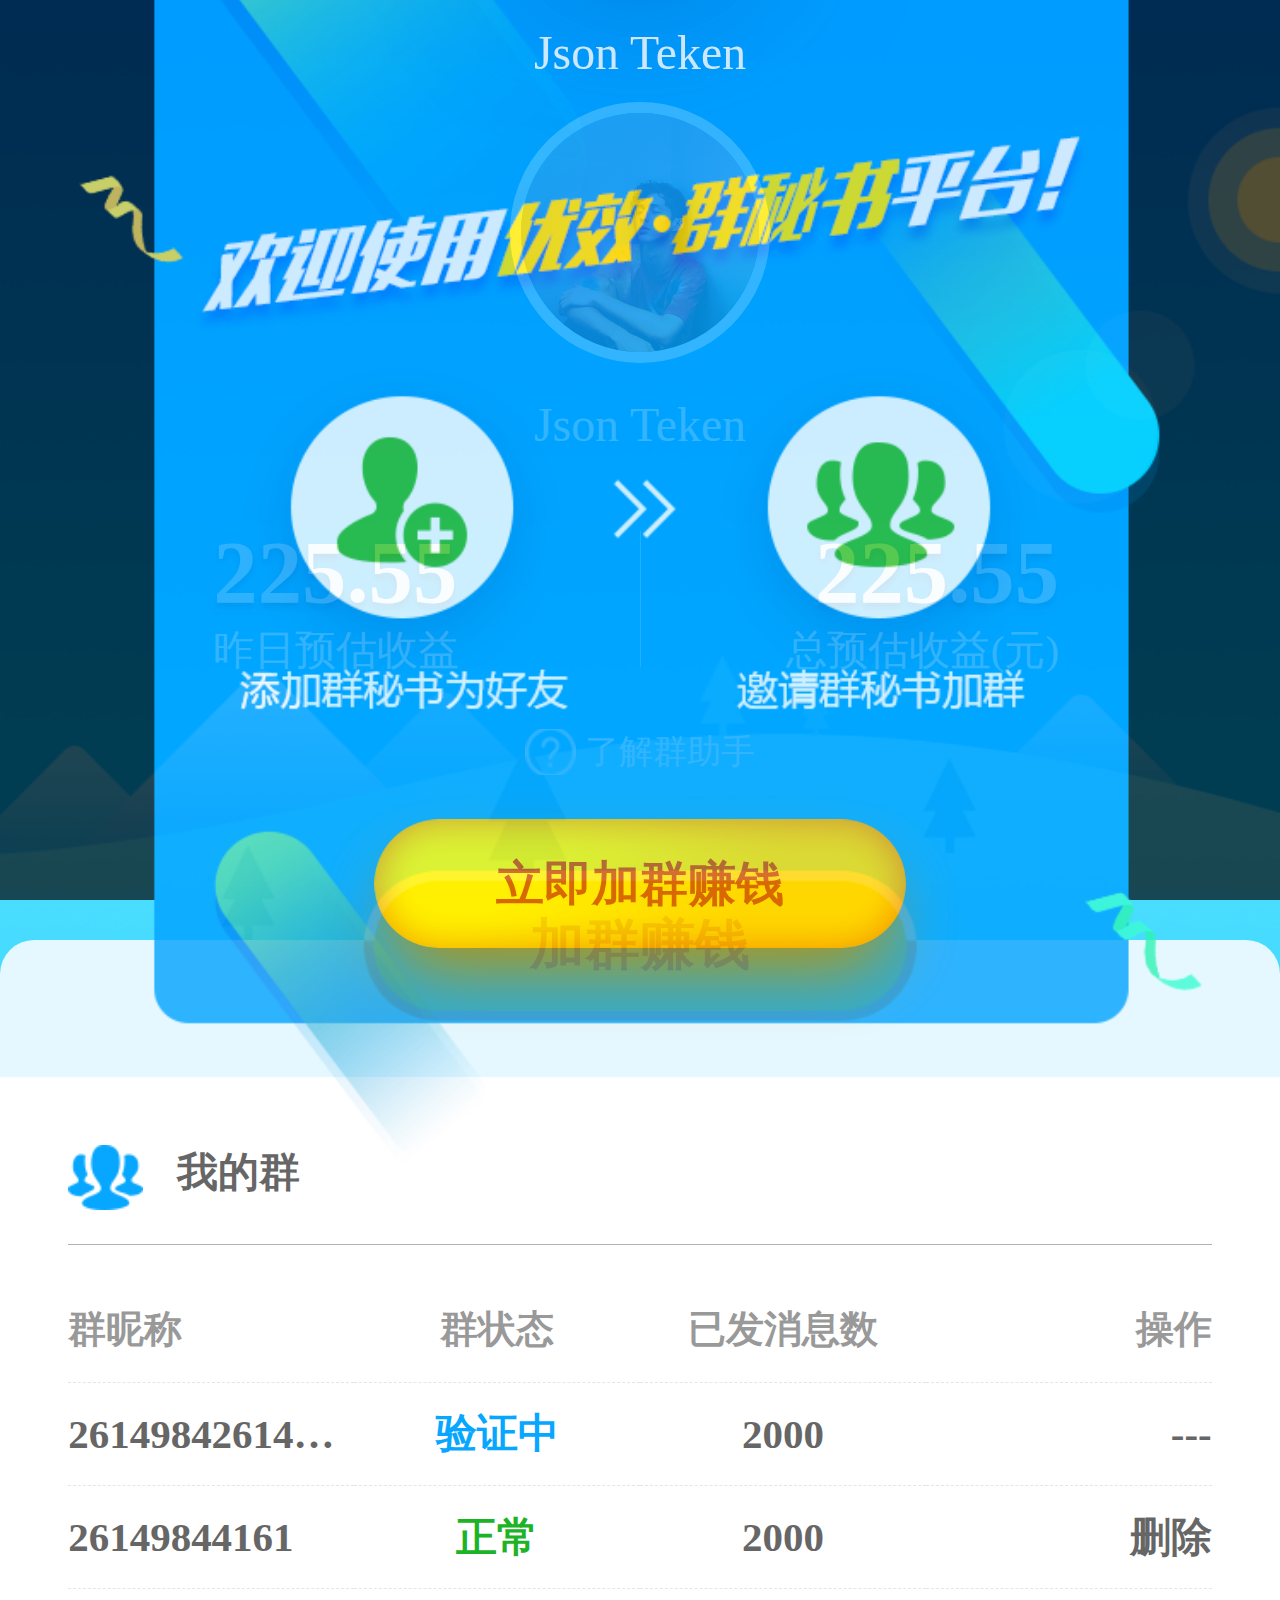
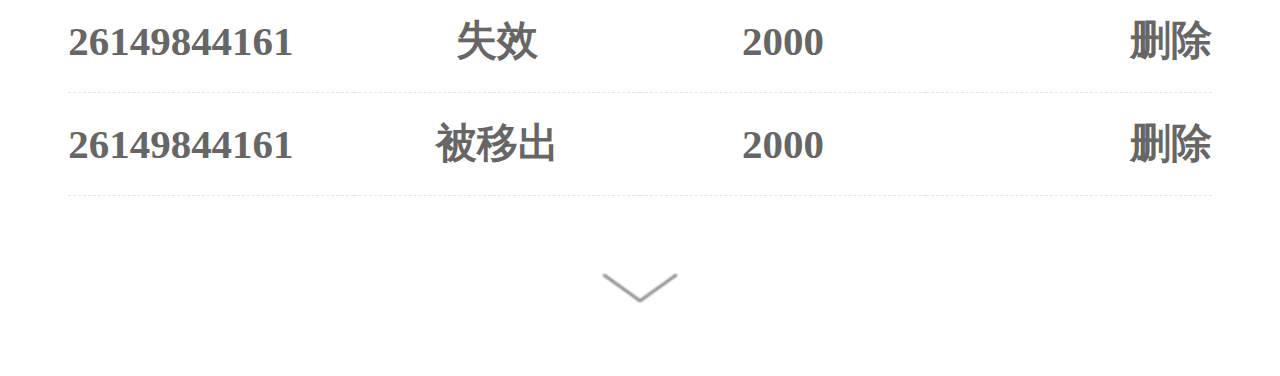
<file: index.html>
<!DOCTYPE html>
<html lang="en">
<head>
    <meta charset="UTF-8">
    <meta name="viewport" content="width=device-width, initial-scale=1.0, minimum-scale=1.0, maximum-scale=1.0, user-scalable=no">
    <title>群助手</title>
    <link rel="stylesheet" href="static/css/reset.css">
    <link rel="stylesheet" href="static/css/index.css">
</head>
<body>
<header class="pr">
    <div class="header_box pa flex flex_align_center  flex_v">
        <div class="hea_img_box flex flex_v flex_align_center">
            <a href="mobile/subscribe.html"><img src="static/img/user_img.png" alt=""></a>

            <span class="hea_name">Json Teken</span>
        </div>
        <div class="hea_money_box flex flex_l  flex_align_center">
            <div class="bor_left">
                <p class="money_numb">225.55</p>
                <p class="money_text">昨日预估收益</p>
            </div>
            <div class="border_line"></div>
            <div class="bor_right">
                <p class="money_numb text_a_r">225.55</p>
                <p class="money_text text_a_r">总预估收益(元)</p>
            </div>
        </div>
        <div class="know_more_box">了解群助手</div>
    </div>
    <div class="add_box pa">
        <div class="add_child pr">
            <button><a href="mobile/edit.html">加群赚钱</a></button>
        </div>
    </div>
</header>

<section>
  <div class="sec_header flex flex_l flex_pack_justify">
      <div class="my_group flex flex_l flex_pack_justify">
          <img src="static/img/team_icon.png" alt="">
          <span>我的群</span>
      </div>
  </div>
    <div class="sec_table ">
        <table class="tableBox">
            <tr>
                <th  class="tal">群昵称</th>
                <th>群状态</th>
                <th>已发消息数</th>
                <th class="tar">操作</th>
            </tr>
            <tr>
                <td class="tal">2614984261498441614161</td>
                <td  class="going">验证中</td>
                <td >2000</td>
                <td class="tar">---</td>
            </tr>
            <tr>
                <td class="tal">26149844161</td>
                <td class="normal">正常</td>
                <td >2000</td>
                <td class="tar">删除</td>
            </tr>
            <tr>
                <td class="tal">26149844161</td>
                <td >失效</td>
                <td >2000</td>
                <td class="tar">删除</td>
            </tr>
            <tr>
                <td class="tal">26149844161</td>
                <td >被移出</td>
                <td >2000</td>
                <td class="tar">删除</td>
            </tr>
        </table>
        <div class="add_more ">
            <img src="static/img/add_more.png" alt="">
        </div>
    </div>

</section>
<footer class="footer_box">
</footer>

<div class="mask">
    <div class="wel_box flex_l flex_pack_center pr">
        <div class="hea_img_box flex flex_v flex_align_center">
            <img src="static/img/user_img.png" alt="" class="box_sh">
            <span class="hea_name">Json Teken</span>
        </div>
        <img src="static/img/close_icon.png" alt="" class="close_icon pa">

        <div class="mask_btn pa"><a href="mobile/edit.html">立即加群赚钱</a></div>
    </div>
</div>
<script src="static/js/jquery-2.1.1.min.js"></script>
<script src="static/js/rem.js"></script>
<script src="static/js/index.js"></script>
</body>
</html>
</file>
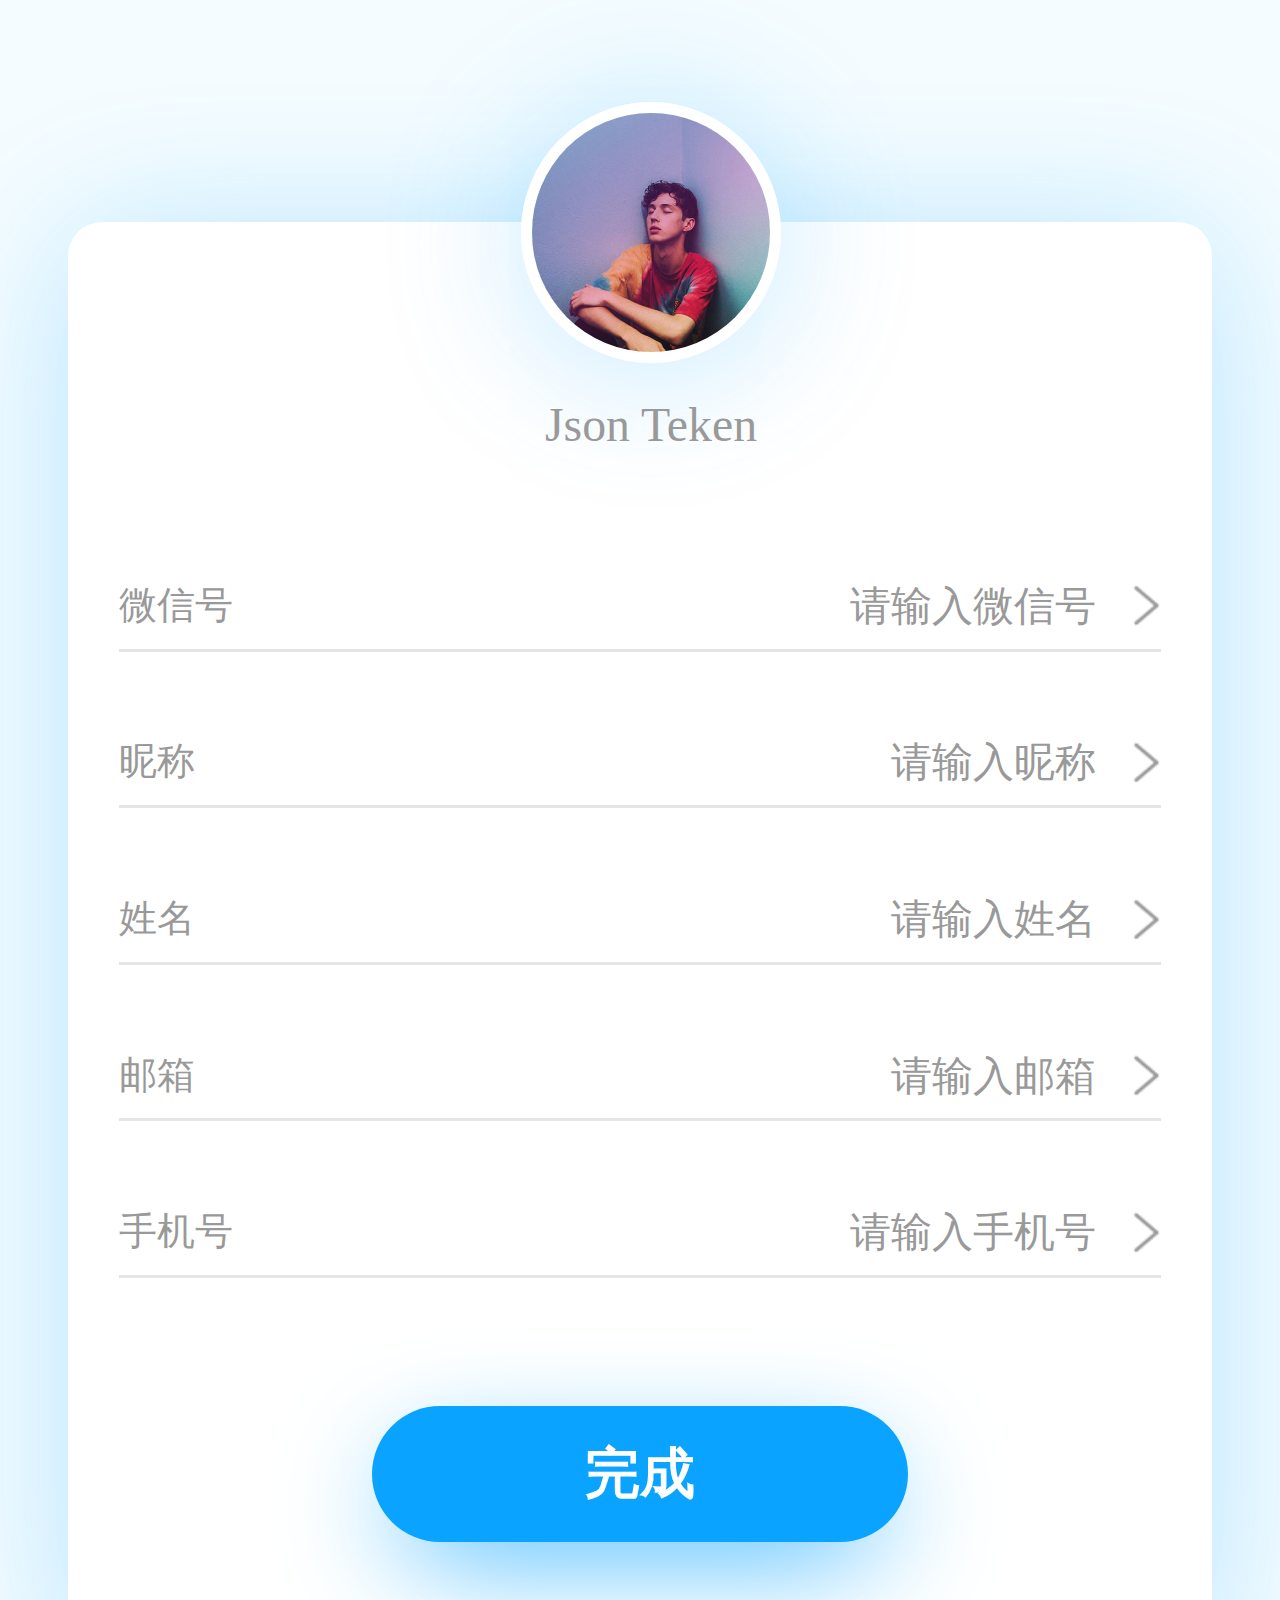
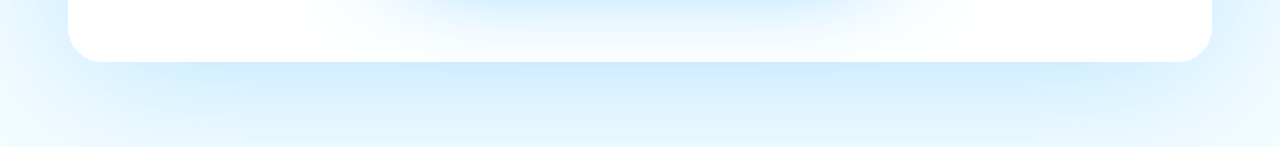
<file: mobile/subscribe.html>
<!DOCTYPE html>
<html lang="en">
<head>
    <meta charset="UTF-8">
    <meta name="viewport" content="width=device-width, initial-scale=1.0, minimum-scale=1.0, maximum-scale=1.0, user-scalable=no">
    <title>订阅</title>
    <link rel="stylesheet" href="../static/css/reset.css">
    <link rel="stylesheet" href="../static/css/subscribe.css">
</head>
<body>
<section>
    <div class="sec_box flex flex_v  flex_pack_center pr box_sh">
        <div class="hea_img_box flex flex_v flex_align_center pa">
            <img src="../static/img/user_img.png" alt="" class="box_sh">
            <span class="hea_name">Json Teken</span>
        </div>
        <div  class="li_list flex flex_l flex_pack_justify flex_align_center">
            <!--no_back  添加class名后无图标-->
            <!--readonly="readonly"   input 可读属性 不可以输入input-->
            <lable>微信号</lable>
            <div class="flex_over li_right ">
                <input type="text" value=""  placeholder="请输入微信号">
            </div>
        </div>
        <div  class="li_list flex flex_l flex_pack_justify flex_align_center">
            <lable>昵称</lable>
            <div class="flex_over li_right">
                <input type="text"   placeholder="请输入昵称" >
            </div>
        </div>
        <div  class="li_list flex flex_l flex_pack_justify flex_align_center">
            <lable>姓名</lable>
            <div class="flex_over li_right">
                <input type="text" act="name" placeholder="请输入姓名" class="check">
            </div>
        </div>
        <div  class="li_list flex flex_l flex_pack_justify flex_align_center">
            <lable>邮箱</lable>
            <div class="flex_over li_right">
                <input type="text"  act="email" placeholder="请输入邮箱" class="check">
            </div>
        </div>
        <div  class="li_list flex flex_l flex_pack_justify flex_align_center">
            <lable>手机号</lable>
            <div class="flex_over li_right">
                <input type="text"   act="tel" placeholder="请输入手机号" class="check">
            </div>
        </div>
        <button class="ok_tbn">完成</button>
    </div>
</section>
<div class="mask">
    <div class="wel_box flex flex_l flex_align_center flex_pack_center ">
        <div class="layer_box">格式有误</div>
    </div>
</div>
<script src="../static/js/jquery-2.1.1.min.js"></script>
<script src="../static/js/rem.js"></script>
<script src="../static/js/subscribe.js"></script>
</body>
</html>
</file>
<file: static/css/index.css>
body{
    -webkit-text-size-adjust : none ;
    -moz-text-size-adjust : none ;
    -ms-text-size-adjust : none ;
    text-size-adjust : none;
    font-size: .24rem;
    position: relative;
    height: 100%;
}
html {
  -webkit-text-size-adjust: 100%;
    height: 100%;
}
.section_box{
    width: 1rem;
    height: .5rem;
    font-size: .24rem;
}

header{
    width: 100%;
    height: 5.86rem;
    background: url("../img/index_back.png") no-repeat center;
    background-size: 100% 100%;
    margin-bottom: .45rem;
}
header .header_box{
    top:0;
    left: 0;
    width: 100%;
    height:100%;
}
 .hea_img_box{
    margin: 0.6rem 0 0.4rem 0;

}
 .hea_img_box img{
    width: 1.4rem;
    height: 1.4rem;
    border-radius: 50%;
    border: 0.07rem solid white;
    vertical-align: middle;
    align-items: center;
    margin-bottom: 0.2rem;
}
 .hea_img_box .hea_name{
    color: white;
    font-size: 0.28rem;
}
header .header_box .hea_money_box{
    width: 5rem;

}
header .header_box .hea_money_box .bor_left,
header .header_box .hea_money_box .bor_right{
    width: 49%;
    color: white;
}
header .header_box .hea_money_box .money_numb{
    font-size: 0.52rem;
    width: 100%;
    color: rgba(255,255,255,.9);
    text-shadow: 0 5px 7px rgba(0,68,131,.5);
    font-weight: bold;
}
header .header_box .hea_money_box .money_text{
    font-size: 0.24rem;
    width: 100%;
}

header .header_box .know_more_box {
    margin-top: 0.3rem;
    font-size: 0.2rem;
    color: white;
    padding-left: 0.35rem;
    background: url("../img/d_w.png") no-repeat left center;
    background-size: 0.3rem 0.3rem;
}
header .add_box{
    width: 100%;
    height: .8rem;
    background-color: #e5f8ff;
    z-index: 1;
    bottom: -.45rem;
    left: 0;
    -webkit-border-radius: .2rem .2rem 0 0;
    -moz-border-radius: .2rem .2rem 0 0;
    border-radius: .2rem .2rem 0 0;
}
header .add_box .add_child{
    width: 100%;
    height: 100%;

}
header .add_box .add_child button{
    width: 3.26rem;
    height: .9rem;
    background: url("../img/add_btn.png") no-repeat center center;
    background-size: 100% 100%;
    -webkit-border-radius: .45rem;
    -moz-border-radius: .45rem;
    border-radius: .45rem;
    color: #d76500;
    font-size: .32rem;
    font-weight: bold;
    position: absolute;
    top:-.42rem;
    left: 50%;
    margin-left: -1.63rem;
}
header .add_box .add_child a{
    color: #d76500;
    font-size: .32rem;
}

section{
    padding: .2rem .4rem;
}
.sec_header {
    padding: .2rem 0;
    border-bottom: 0.01rem solid rgba(0,0,0,.3);
}
.sec_header .my_group img{
    width: .44rem;
    height: .38rem;
    margin-right: .2rem;

}
.sec_header .my_group span{
    font-size: .24rem;
    color: #666;
    font-weight: bold;
}
.sec_table {
    width: 100%;
    padding: .2rem 0;
}


/*表单*/

.sec_table .tableBox{
    width: 100%;
    height: auto;
    font-size: .24rem;
    color: #666;
    table-layout: fixed;
    border-spacing:0px .2rem;
}
.sec_table .tableBox tr{
    border-bottom: 1px dashed rgba(0, 0, 0, 0.1);
}
.sec_table .tableBox tr th{
    /*outline: 1px solid royalblue;*/
    height: .6rem;
    text-align: left;
    font-size: .22rem;
    color: #999;
    text-align: center;
}
.sec_table .tableBox tr td{
    text-align: left;
    height: .6rem;
    text-align: center;
    white-space:nowrap;
    text-overflow:ellipsis;
    -o-text-overflow:ellipsis;
    overflow:hidden;
    font-weight: bold;
}
.sec_table .add_more{
    width: 100%;
    text-align: center;
    margin-top: .37rem;
}
.sec_table .add_more img{
    text-align: center;
    width: .44rem;
    height: .18rem;
}

/*弹窗*/
.mask{
    width: 100%;
    height: 100%;
    position: absolute;
    top: 0;
    left: 0;
    z-index: 1;
    background-color: rgba(0,0,0,.85);
    display: none;
}
.mask .wel_box{
    width: 6.58rem;
    height: 8.44rem;
    background: url("../img/wel_back.png") no-repeat;
    background-size: 100% 100%;
    position: absolute;
    top: 50%;
    left: 50%;
    margin-top: -4.22rem;
    margin-left: -3.29rem;
    z-index: 2;
}

.mask .wel_box .hea_img_box{
    margin-top: 0;
}
.mask .wel_box .close_icon{
    width: .36rem;
    height: .36rem;
    bottom: -.1rem;
    left: 50%;
    margin-left: -.18rem;
}

.mask .wel_box .mask_btn{
    width: 3.12rem;
    height: .76rem;
    bottom: 1.3rem;
    left: 50%;
    margin-left: -1.56rem;
    background: url("../img/mask_btn.png") no-repeat;
    background-size: 100% 100%;
    line-height: .76rem;
    text-align: center;
    border-radius: .38rem;
    box-shadow: 0 0.2rem 0.4rem -0.1rem #b28400;
    -moz-box-shadow:0 0.2rem 0.4rem -0.1rem #b28400;/*firefox*/
    -webkit-box-shadow:0 0.2rem 0.4rem -0.1rem #b28400;/*webkit*/
}
.mask .wel_box .mask_btn a{
    font-size: .28rem;
    color: #ce4e00;
    font-weight: bold;
}

.box_sh{
    box-shadow:0 0.06rem 0.9rem -0.07rem rgba(0,86,168,.7);
    -moz-box-shadow:0 0.06rem 0.9rem -0.07rem rgba(0,86,168,.7);/*firefox*/
    -webkit-box-shadow:0 0.06rem 0.9rem -0.07rem rgba(0,86,168,.7);/*webkit*/
}
</file>
<file: static/css/subscribe.css>
html,
body{
    height: 100%;
    background-color: #f4fcff;
    font-size: .24rem;
}
section{
    padding:0 .4rem .5rem .4rem;
    overflow: hidden;
}
.sec_box{
    margin-top: 1.3rem;
    background-color: white;

    padding: 2rem .3rem .5rem .3rem;
    border-radius: .2rem;
}

/*使用者图片及名字*/
.hea_img_box{
    top:-.7rem;
    left: 50%;
    margin-left: -.7rem;
    z-index: 1;
}
.hea_img_box img{
    width: 1.4rem;
    height: 1.4rem;
    border-radius: 50%;
    border: 0.07rem solid white;
    vertical-align: middle;
    align-items: center;
    margin-bottom: 0.2rem;
}
.hea_img_box .hea_name{
    color: #999;
    font-size: 0.28rem;
}


/*输入行*/
.sec_box .li_list{
    border-bottom: 0.02rem solid rgba(0, 0, 0, 0.1);
    padding: .1rem 0;
    margin-bottom: .4rem;
    font-size: .22rem;
    color: #999;
}

.sec_box .li_list .li_right{
    padding-right: .38rem;
    background: url("../img/right_icon.png") no-repeat right center;
    background-size: .16rem .24rem;

}
.sec_box .li_list .li_right input{
    height: .3rem;
    font-size: .24rem;
    color: #666;
    width: 100%;
    text-align: right;
}
.no_back{
    background: none !important;
}
.sec_box .ok_tbn{
    width: 3.14rem;
    height: .8rem;
    background-color: #0aa3ff;
    font-size: .32rem;
    color: white;
    line-height: .8rem;
    text-align: center;
    font-weight: bold;

    margin: .35rem auto .20rem auto;
    -webkit-border-radius: .4rem;
    -moz-border-radius: .4rem;
    border-radius: .4rem;
    box-shadow:0 0.2rem 0.7rem -0.18rem rgba(10,163,255,1);
    -moz-box-shadow:0 0.2rem 0.7rem -0.18rem rgba(10,163,255,1);/*firefox*/
    -webkit-box-shadow:0 0.2rem 0.7rem -0.18rem rgba(10,163,255,1);/*webkit*/
}
.box_sh{
    box-shadow:0 0.06rem 0.9rem -0.02rem rgba(10,163,255,.4);
    -moz-box-shadow:0 0.06rem 0.9rem -0.02rem rgba(10,163,255,.4);/*firefox*/
    -webkit-box-shadow:0 0.06rem 0.9rem -0.07rem rgba(10,163,255,.3);/*webkit*/
}
/*弹窗*/
.mask{
    width: 100%;
    height: 100%;
    position: absolute;
    top: 0;
    left: 0;
    z-index: 1;
    /*background-color: rgba(0,0,0,.85);*/
    display: none;
}
.mask .wel_box{
    width: 100%;
    height:100%;
}
.mask .wel_box .layer_box{
    background-color: rgba(0,0,0,.6);
    padding:  .4rem;
    text-align: center;
    color: white;
    border-radius: .2rem;
}
</file>
